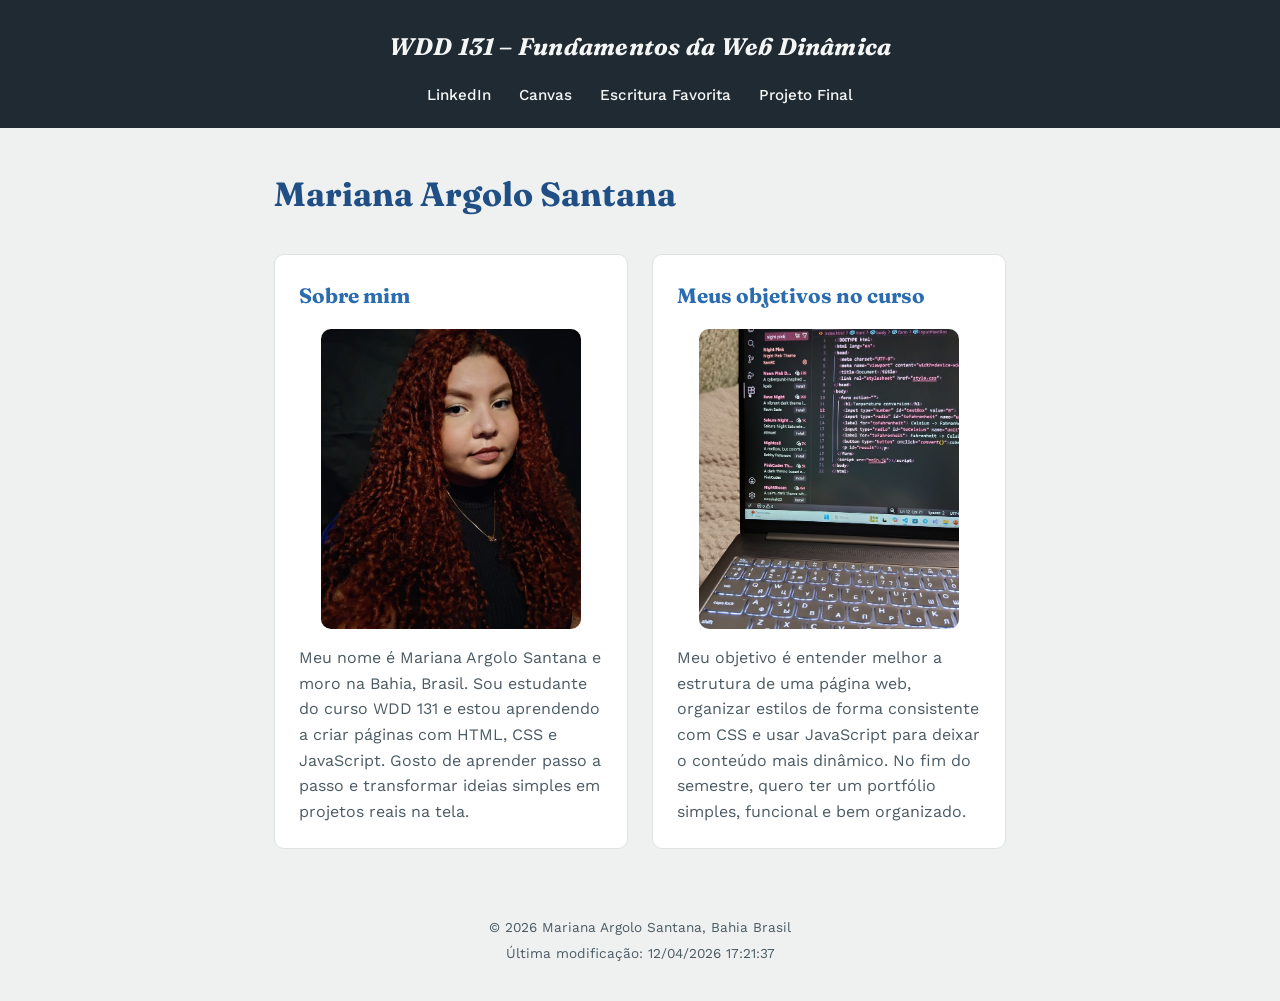
<file: index.html>
<!DOCTYPE html>
<html lang="pt-BR">
<head>
  <meta charset="UTF-8">
  <meta name="viewport" content="width=device-width, initial-scale=1.0">
  <title>WDD 131 – Fundamentos da Web Dinâmica - Mariana Argolo Santana</title>
  <meta name="description" content="WDD 131 – Fundamentos da Web Dinâmica. Página inicial de Mariana Argolo Santana com estudos, objetivos, HTML, CSS e JavaScript.">
  <meta name="author" content="Mariana Argolo Santana">

  <link rel="preconnect" href="https://fonts.googleapis.com">
  <link rel="preconnect" href="https://fonts.gstatic.com" crossorigin>
  <link href="https://fonts.googleapis.com/css2?family=Fraunces:ital,wght@0,600;0,700;1,500&family=Work+Sans:wght@400;500;600&display=swap" rel="stylesheet">

  <link rel="stylesheet" href="estilos/base.css">
  <script src="scripts/obterdatas.js" defer></script>
</head>
<body>

  <header>
    <span id="course-title">WDD 131 – Fundamentos da Web Dinâmica</span>

    <nav>
      <ul>
        <li><a href="https://www.linkedin.com/" target="_blank" rel="noopener">LinkedIn</a></li>
        <li><a href="https://byupw.instructure.com/" target="_blank" rel="noopener">Canvas</a></li>
        <li><a href="https://www.churchofjesuschrist.org/study/scriptures/bofm/2-ne/32?lang=por&id=p7#p7" target="_blank" rel="noopener">Escritura Favorita</a></li>
        <li><a href="#">Projeto Final</a></li>
      </ul>
    </nav>
  </header>

  <main>
    <h1>Mariana Argolo Santana</h1>

    <section class="card">
      <h2>Sobre mim</h2>
      <img src="imagens/perfil.jpg" alt="Foto de perfil de Mariana Argolo Santana" width="300" height="400" loading="lazy">
      <p>
        Meu nome é Mariana Argolo Santana e moro na Bahia, Brasil. Sou estudante
        do curso WDD 131 e estou aprendendo a criar páginas com HTML, CSS e
        JavaScript. Gosto de aprender passo a passo e transformar ideias simples
        em projetos reais na tela.
      </p>
    </section>

    <section class="card">
      <h2>Meus objetivos no curso</h2>
      <img src="imagens/objetivo.jpg" alt="Mesa de estudos com computador, caderno e materiais de programação" width="300" height="400" loading="lazy">
      <p>
        Meu objetivo é entender melhor a estrutura de uma página web, organizar
        estilos de forma consistente com CSS e usar JavaScript para deixar o
        conteúdo mais dinâmico. No fim do semestre, quero ter um portfólio simples,
        funcional e bem organizado.
      </p>
    </section>
  </main>

  <footer>
    <p>&copy; <span id="anoatual"></span> Mariana Argolo Santana, Bahia Brasil</p>
    <p id="ultimaModificacao"></p>
  </footer>

</body>
</html>
</file>
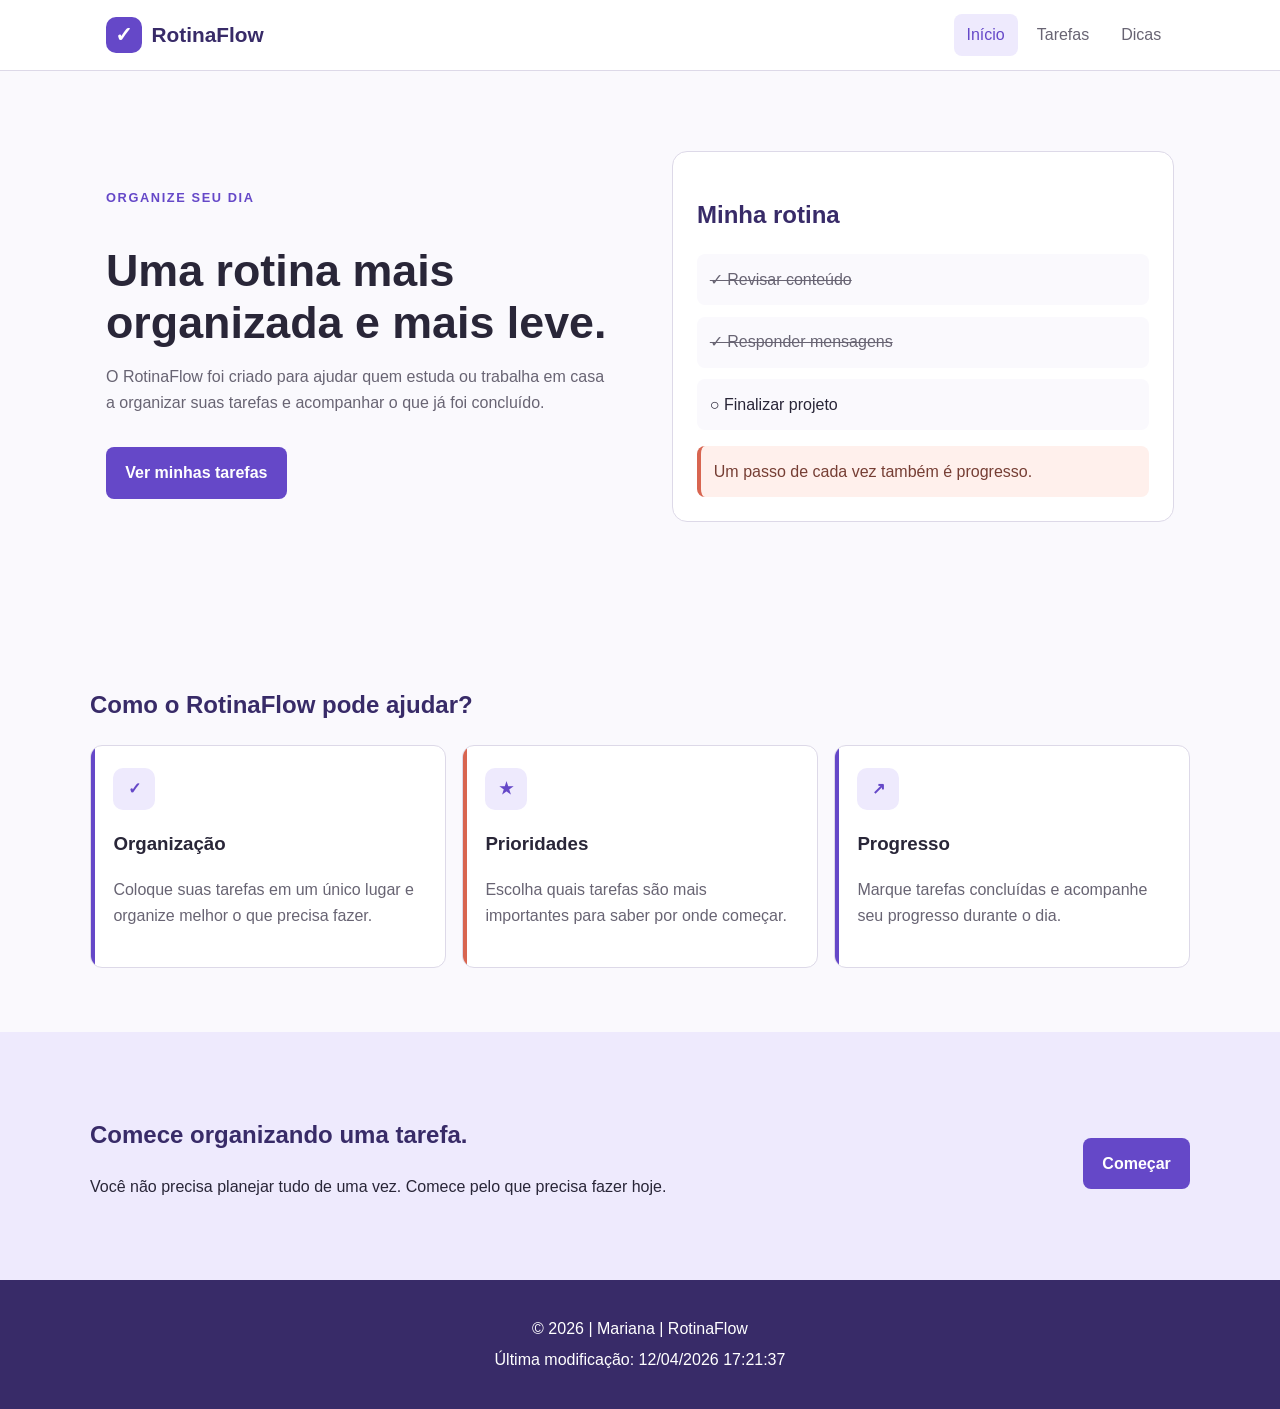
<file: projeto/index.html>
<!DOCTYPE html>
<html lang="pt-BR">

<head>
    <meta charset="UTF-8">
    <meta name="viewport" content="width=device-width, initial-scale=1.0">

    <meta
        name="description"
        content="O RotinaFlow ajuda estudantes e pessoas que trabalham em casa a organizar tarefas e melhorar sua rotina diária."
    >

    <meta name="author" content="Mariana SEU SOBRENOME">

    <title>RotinaFlow | Página Inicial</title>

    <link rel="stylesheet" href="../estilos/rotinaflow.css">
    <script src="../scripts/main.js" defer></script>
</head>

<body>

    <header>
        <div class="topo">

            <a href="index.html" class="logo">
                <span class="logo-simbolo">✓</span>
                <span>RotinaFlow</span>
            </a>

            <button
                id="menu-button"
                type="button"
                aria-label="Abrir menu"
                aria-expanded="false"
            >
                ☰
            </button>

            <nav id="menu">
                <a href="index.html" class="ativo">Início</a>
                <a href="tarefas.html">Tarefas</a>
                <a href="dicas.html">Dicas</a>
            </nav>

        </div>
    </header>

    <main>

        <section class="inicio">

            <div class="inicio-texto">

                <p class="destaque">
                    ORGANIZE SEU DIA
                </p>

                <h1>
                    Uma rotina mais organizada e mais leve.
                </h1>

                <p>
                    O RotinaFlow foi criado para ajudar quem estuda ou
                    trabalha em casa a organizar suas tarefas e acompanhar
                    o que já foi concluído.
                </p>

                <a href="tarefas.html" class="botao">
                    Ver minhas tarefas
                </a>

            </div>

            <div class="resumo">

                <h2>Minha rotina</h2>

                <div class="resumo-item concluido">
                    ✓ Revisar conteúdo
                </div>

                <div class="resumo-item concluido">
                    ✓ Responder mensagens
                </div>

                <div class="resumo-item">
                    ○ Finalizar projeto
                </div>

                <div class="mensagem">
                    Um passo de cada vez também é progresso.
                </div>

            </div>

        </section>

        <section class="secao">

            <div class="conteudo-secao">

                <h2>Como o RotinaFlow pode ajudar?</h2>

                <div class="cards">

                    <article class="card">

                        <div class="icone">✓</div>

                        <h3>Organização</h3>

                        <p>
                            Coloque suas tarefas em um único lugar e
                            organize melhor o que precisa fazer.
                        </p>

                    </article>

                    <article class="card">

                        <div class="icone">★</div>

                        <h3>Prioridades</h3>

                        <p>
                            Escolha quais tarefas são mais importantes
                            para saber por onde começar.
                        </p>

                    </article>

                    <article class="card">

                        <div class="icone">↗</div>

                        <h3>Progresso</h3>

                        <p>
                            Marque tarefas concluídas e acompanhe seu
                            progresso durante o dia.
                        </p>

                    </article>

                </div>

            </div>

        </section>

        <section class="secao secao-clara">

            <div class="chamada">

                <div>
                    <h2>Comece organizando uma tarefa.</h2>

                    <p>
                        Você não precisa planejar tudo de uma vez.
                        Comece pelo que precisa fazer hoje.
                    </p>
                </div>

                <a href="tarefas.html" class="botao">
                    Começar
                </a>

            </div>

        </section>

    </main>

    <footer>

        <p>
            &copy;
            <span class="ano"></span>
            | Mariana | RotinaFlow
        </p>

        <p class="modificacao"></p>

    </footer>

</body>

</html>
</file>
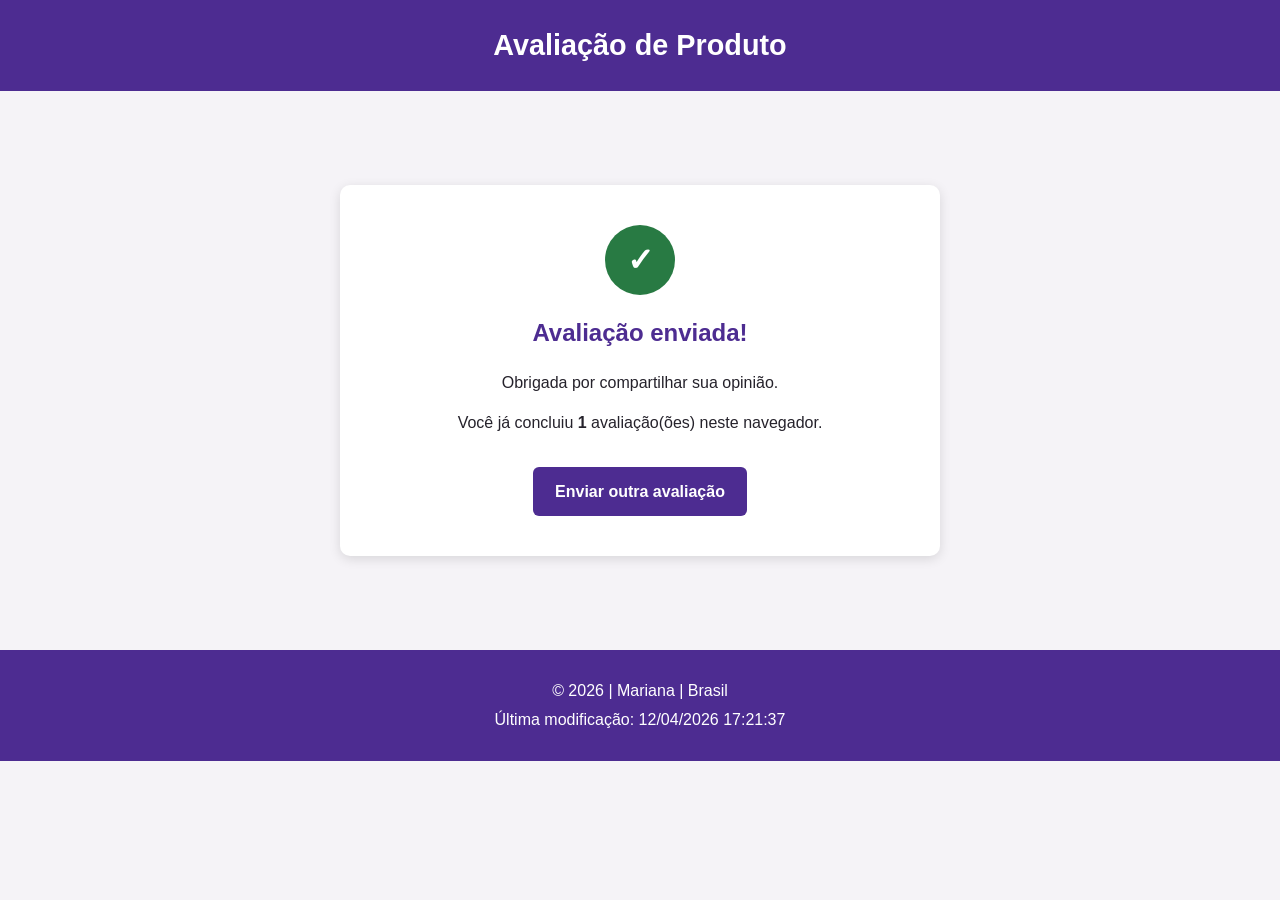
<file: avaliacao.html>
<!DOCTYPE html>
<html lang="pt-BR">

<head>
    <meta charset="UTF-8">
    <meta name="viewport" content="width=device-width, initial-scale=1.0">

    <meta
        name="description"
        content="Página de confirmação do envio da avaliação de produto com contador das avaliações concluídas pelo usuário."
    >

    <meta name="author" content="Mariana">

    <title>Avaliação Enviada</title>

    <link rel="stylesheet" href="estilos/formulario.css">
    <script src="scripts/avaliacao.js" defer></script>
</head>

<body>

    <header>
        <h1>Avaliação de Produto</h1>
    </header>

    <main class="confirmacao">

        <section class="cartao-confirmacao">

            <div class="icone-sucesso" aria-hidden="true">
                ✓
            </div>

            <h2>Avaliação enviada!</h2>

            <p>
                Obrigada por compartilhar sua opinião.
            </p>

            <p>
                Você já concluiu
                <strong id="contador">0</strong>
                avaliação(ões) neste navegador.
            </p>

            <a href="formulario.html" class="botao-voltar">
                Enviar outra avaliação
            </a>

        </section>

    </main>


    <footer>

        <p>
            &copy;
            <span id="anoAtual"></span>
            | Mariana | Brasil
        </p>

        <p id="ultimaModificacao"></p>

    </footer>

</body>
</html>
</file>
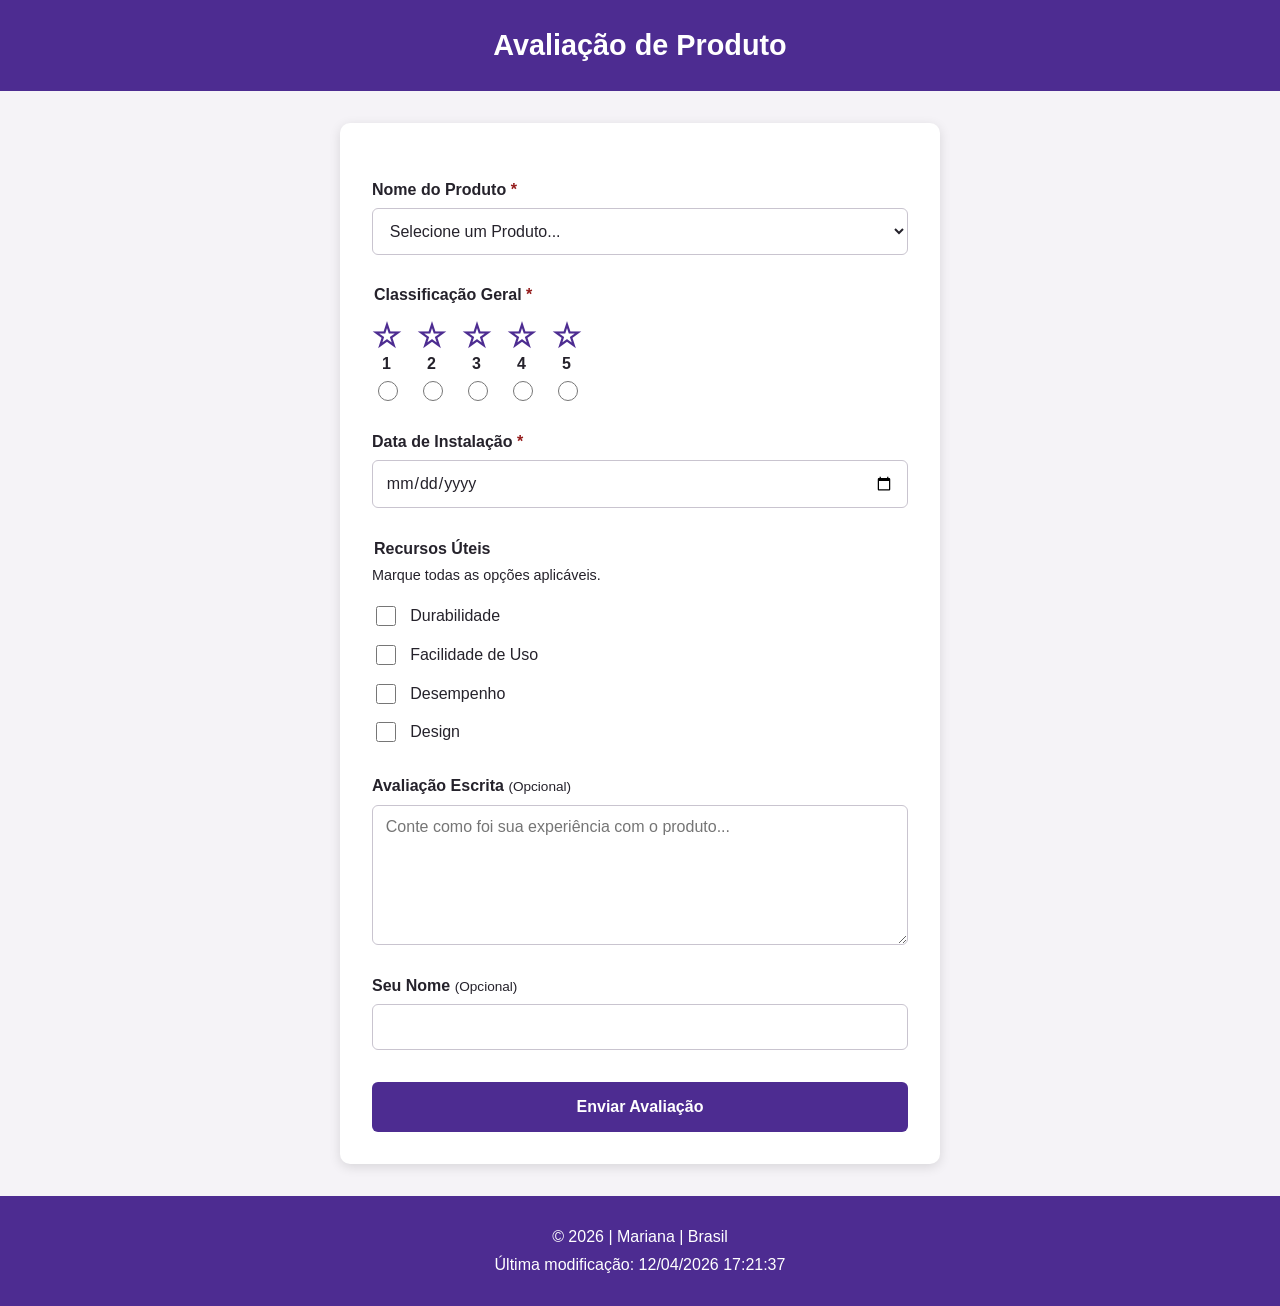
<file: formulario.html>
<!DOCTYPE html>
<html lang="pt-BR">

<head>
    <meta charset="UTF-8">
    <meta name="viewport" content="width=device-width, initial-scale=1.0">

    <meta
    name="description"
    content="Formulário para avaliar produtos, informar classificação, recursos úteis, data de instalação e compartilhar sua experiência."
>
<meta name="author" content="Mariana">

    <title>Avaliação de Produto</title>

    <link rel="stylesheet" href="estilos/formulario.css">
    <script src="scripts/formulario.js" defer></script>
</head>

<body>

    <header>
        <h1>Avaliação de Produto</h1>
    </header>

    <main>

        <form method="get" action="avaliacao.html">

            <!-- PRODUTO -->

            <label for="produto">
                Nome do Produto
                <span class="obrigatorio">*</span>
            </label>

            <select id="produto" name="produto" required>
                <option value="" disabled selected>
                    Selecione um Produto...
                </option>
            </select>


            <!-- CLASSIFICAÇÃO -->

            <fieldset>

                <legend>
                    Classificação Geral
                    <span class="obrigatorio">*</span>
                </legend>

                <div class="classificacao">

                    <label for="estrela1">
                        <span class="estrela">☆</span>
                        <span>1</span>

                        <input
                            type="radio"
                            id="estrela1"
                            name="classificacao"
                            value="1"
                            required
                        >
                    </label>


                    <label for="estrela2">
                        <span class="estrela">☆</span>
                        <span>2</span>

                        <input
                            type="radio"
                            id="estrela2"
                            name="classificacao"
                            value="2"
                            required
                        >
                    </label>


                    <label for="estrela3">
                        <span class="estrela">☆</span>
                        <span>3</span>

                        <input
                            type="radio"
                            id="estrela3"
                            name="classificacao"
                            value="3"
                            required
                        >
                    </label>


                    <label for="estrela4">
                        <span class="estrela">☆</span>
                        <span>4</span>

                        <input
                            type="radio"
                            id="estrela4"
                            name="classificacao"
                            value="4"
                            required
                        >
                    </label>


                    <label for="estrela5">
                        <span class="estrela">☆</span>
                        <span>5</span>

                        <input
                            type="radio"
                            id="estrela5"
                            name="classificacao"
                            value="5"
                            required
                        >
                    </label>

                </div>

            </fieldset>


            <!-- DATA -->

            <label for="data-instalacao">
                Data de Instalação
                <span class="obrigatorio">*</span>
            </label>

            <input
                type="date"
                id="data-instalacao"
                name="data-instalacao"
                required
            >


            <!-- RECURSOS -->

            <fieldset>

                <legend>
                    Recursos Úteis
                </legend>

                <p class="instrucao">
                    Marque todas as opções aplicáveis.
                </p>

                <div class="checkbox-group">

                    <label for="durabilidade">
                        <input
                            type="checkbox"
                            id="durabilidade"
                            name="recursos"
                            value="durabilidade"
                        >
                        Durabilidade
                    </label>


                    <label for="facilidade">
                        <input
                            type="checkbox"
                            id="facilidade"
                            name="recursos"
                            value="facilidade-de-uso"
                        >
                        Facilidade de Uso
                    </label>


                    <label for="desempenho">
                        <input
                            type="checkbox"
                            id="desempenho"
                            name="recursos"
                            value="desempenho"
                        >
                        Desempenho
                    </label>


                    <label for="design">
                        <input
                            type="checkbox"
                            id="design"
                            name="recursos"
                            value="design"
                        >
                        Design
                    </label>

                </div>

            </fieldset>


            <!-- AVALIAÇÃO -->

            <label for="avaliacao-escrita">
                Avaliação Escrita
                <span class="opcional">(Opcional)</span>
            </label>

            <textarea
                id="avaliacao-escrita"
                name="avaliacao-escrita"
                rows="6"
                placeholder="Conte como foi sua experiência com o produto..."
            ></textarea>


            <!-- NOME -->

            <label for="nome">
                Seu Nome
                <span class="opcional">(Opcional)</span>
            </label>

            <input
                type="text"
                id="nome"
                name="nome"
                autocomplete="name"
            >


            <!-- ENVIAR -->

            <input
                type="submit"
                value="Enviar Avaliação"
            >

        </form>

    </main>


    <footer>

        <p>
            &copy;
            <span id="anoAtual"></span>
            | Mariana | Brasil
        </p>

        <p id="ultimaModificacao"></p>

    </footer>

</body>
</html>
</file>
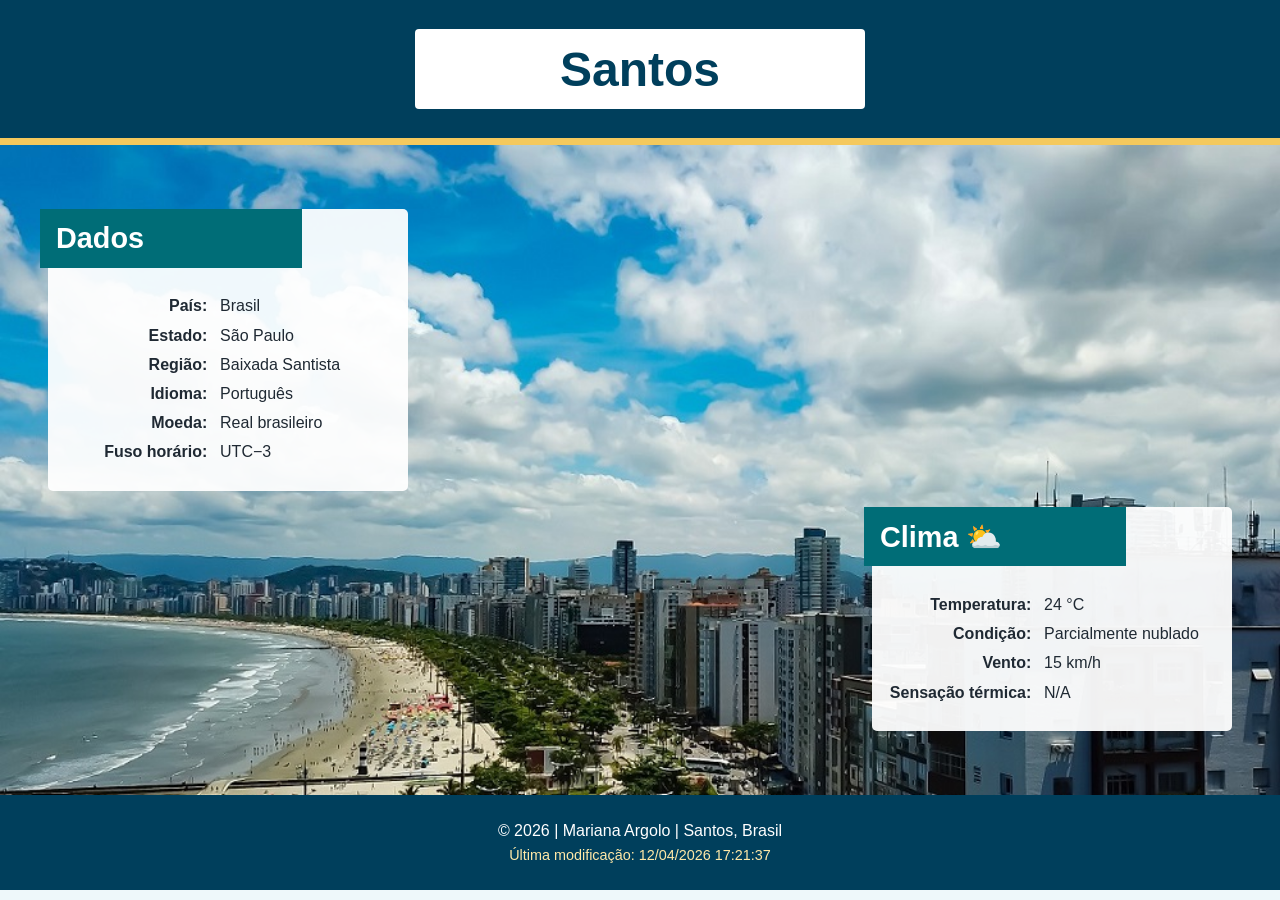
<file: local.html>
<!DOCTYPE html>
<html lang="pt-BR">
<head>
  <meta charset="UTF-8">

  <meta
    name="viewport"
    content="width=device-width, initial-scale=1.0"
  >

  <meta
    name="description"
    content="Página responsiva com informações gerais e climáticas sobre a cidade de Santos, São Paulo."
  >

  <meta name="author" content="Mariana Argolo">

  <title>Santos | Página Local</title>

  <link rel="stylesheet" href="estilos/local.css">

  <script src="scripts/local.js" defer></script>
</head>

<body>
<header>
  <h1>Santos</h1>
</header>

  <main>
    <section class="hero">
      <picture>
        <source
          srcset="imagens/santos-small.webp"
          media="(max-width: 700px)"
        >

        <img
          src="imagens/santos-large.webp"
          alt="Vista da orla e dos jardins da praia de Santos"
          width="1600"
          height="900"
        >
      </picture>

      <div class="information-container">
        <section class="card data-card">
          <h2>Dados</h2>

          <dl class="details">
            <div>
              <dt>País:</dt>
              <dd>Brasil</dd>
            </div>

            <div>
              <dt>Estado:</dt>
              <dd>São Paulo</dd>
            </div>

            <div>
              <dt>Região:</dt>
              <dd>Baixada Santista</dd>
            </div>

            <div>
              <dt>Idioma:</dt>
              <dd>Português</dd>
            </div>

            <div>
              <dt>Moeda:</dt>
              <dd>Real brasileiro</dd>
            </div>

            <div>
              <dt>Fuso horário:</dt>
              <dd>UTC−3</dd>
            </div>
          </dl>
        </section>

        <section class="card weather-card">
          <h2 class="weather-title">Clima</h2>

          <img
            class="weather-icon"
            src="imagens/weather.svg"
            alt="Céu parcialmente nublado"
            width="80"
            height="80"
          >

          <dl class="details">
            <div>
              <dt>Temperatura:</dt>

              <dd>
                <span id="temperature"></span> °C
              </dd>
            </div>

            <div>
              <dt>Condição:</dt>
              <dd>Parcialmente nublado</dd>
            </div>

            <div>
              <dt>Vento:</dt>

              <dd>
                <span id="wind-speed"></span> km/h
              </dd>
            </div>

            <div>
              <dt>Sensação térmica:</dt>
              <dd id="windchill"></dd>
            </div>
          </dl>
        </section>
      </div>
    </section>
  </main>

 <footer>
  <p>
    &copy; <span id="currentyear"></span>
    | Mariana Argolo | Santos, Brasil
  </p>

  <p id="lastModified"></p>
 </footer>
</body>
</html>
</file>
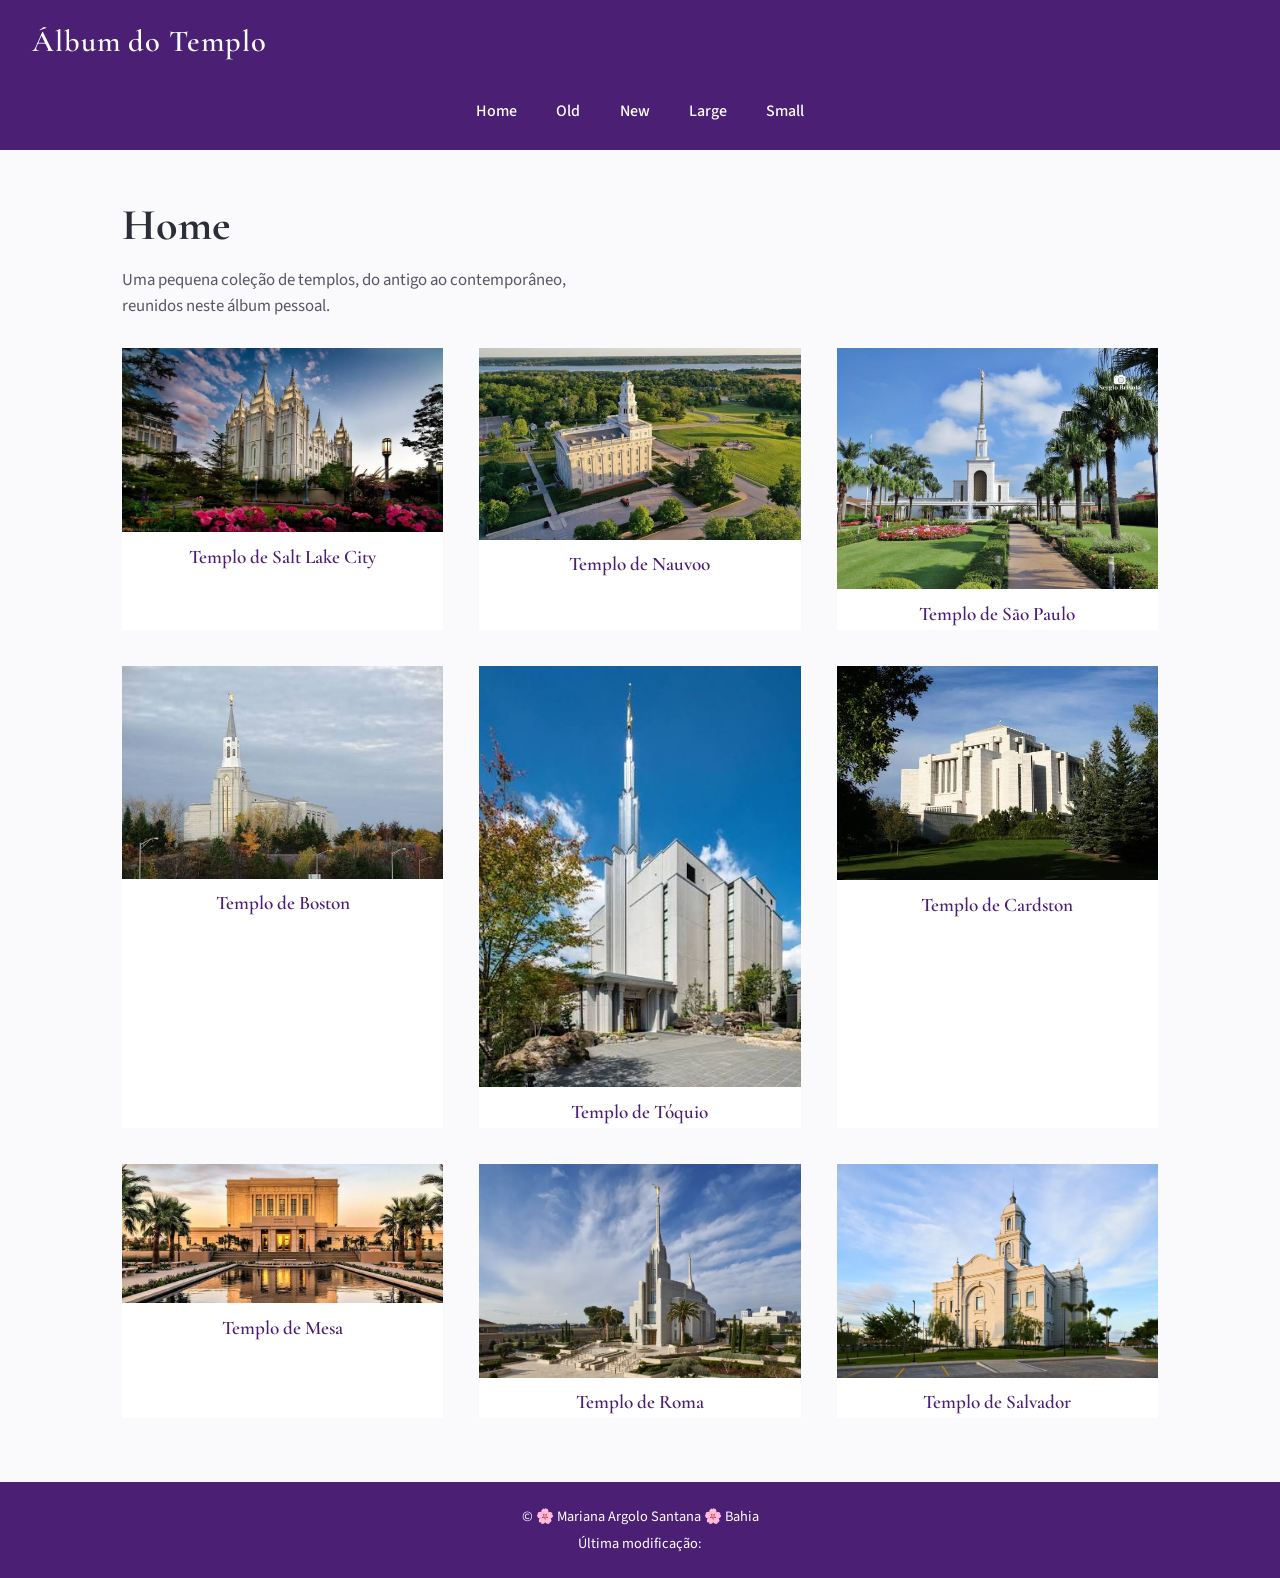
<file: templos.html>
<!DOCTYPE html>
<html lang="pt-br">
<head>
  <meta charset="UTF-8">
  <meta name="viewport" content="width=device-width, initial-scale=1.0">
  <title>Álbum do Templo | WDD 131</title>
  <meta name="description" content="Um álbum fotográfico de templos ao redor do mundo, do clássico ao contemporâneo.">
  <meta name="author" content="Mariana Argolo Santana">

  <!-- Google Fonts -->
  <link rel="preconnect" href="https://fonts.googleapis.com">
  <link rel="preconnect" href="https://fonts.gstatic.com" crossorigin>
  <link href="https://fonts.googleapis.com/css2?family=Cormorant+Garamond:wght@500;600;700&family=Source+Sans+3:wght@400;500;600&display=swap" rel="stylesheet">

  <!-- CSS mobile-first, depois estilos para telas maiores -->
  <link rel="stylesheet" href="estilos/templos.css">
  <link rel="stylesheet" href="estilos/templos-grande.css">

  <script src="scripts/templos.js" defer></script>
</head>
<body>

  <header>
    <div class="header-bar">
      <p class="site-title">Álbum do Templo</p>
      <button id="menu-toggle" class="menu-toggle" aria-label="Abrir menu de navegação" aria-expanded="false">
        <span class="menu-icon" aria-hidden="true"></span>
      </button>
    </div>
    <nav id="primary-nav">
      <ul>
        <li><a href="index.html">Home</a></li>
        <li><a href="#antigo">Old</a></li>
        <li><a href="#novo">New</a></li>
        <li><a href="#grande">Large</a></li>
        <li><a href="#pequeno">Small</a></li>
      </ul>
    </nav>
  </header>

  <main>
    <h1>Home</h1>
    <p class="intro">Uma pequena coleção de templos, do antigo ao contemporâneo, reunidos neste álbum pessoal.</p>

    <div class="container">

      <figure>
        <img src="imagens/saltlakecitytemple.jpg" alt="Templo de Salt Lake City" loading="lazy">
        <figcaption>Templo de Salt Lake City</figcaption>
      </figure>

      <figure>
        <img src="imagens/nauvootemple.jpg" alt="Templo de Nauvoo" loading="lazy">
        <figcaption>Templo de Nauvoo</figcaption>
      </figure>

      <figure>
        <img src="imagens/sptemple.jpg" alt="Templo de São Paulo" loading="lazy">
        <figcaption>Templo de São Paulo</figcaption>
      </figure>

      <figure>
        <img src="imagens/bostontemple.jpg" alt="Templo de Boston" loading="lazy">
        <figcaption>Templo de Boston</figcaption>
      </figure>

      <figure>
        <img src="imagens/toquiotemple.jpg" alt="Templo de Tóquio" loading="lazy">
        <figcaption>Templo de Tóquio</figcaption>
      </figure>

      <figure>
        <img src="imagens/templecardston.jpg" alt="Templo de Cardston" loading="lazy">
        <figcaption>Templo de Cardston</figcaption>
      </figure>

      <figure>
        <img src="imagens/templemesa.jpg" alt="Templo de Mesa" loading="lazy">
        <figcaption>Templo de Mesa</figcaption>
      </figure>

      <figure>
        <img src="imagens/rometemple.jpg" alt="Templo de Roma" loading="lazy">
        <figcaption>Templo de Roma</figcaption>
      </figure>

      <figure>
        <img src="imagens/salvadortemple.jpg" alt="Templo de Salvador" loading="lazy">
        <figcaption>Templo de Salvador</figcaption>
      </figure>

    </div>
  </main>

  <footer>
    <p>&copy; <span id="currentyear"></span> 🌸 Mariana Argolo Santana 🌸 Bahia</p>
    <p>Última modificação: <span id="lastModified"></span></p>
  </footer>

</body>
</html>
</file>
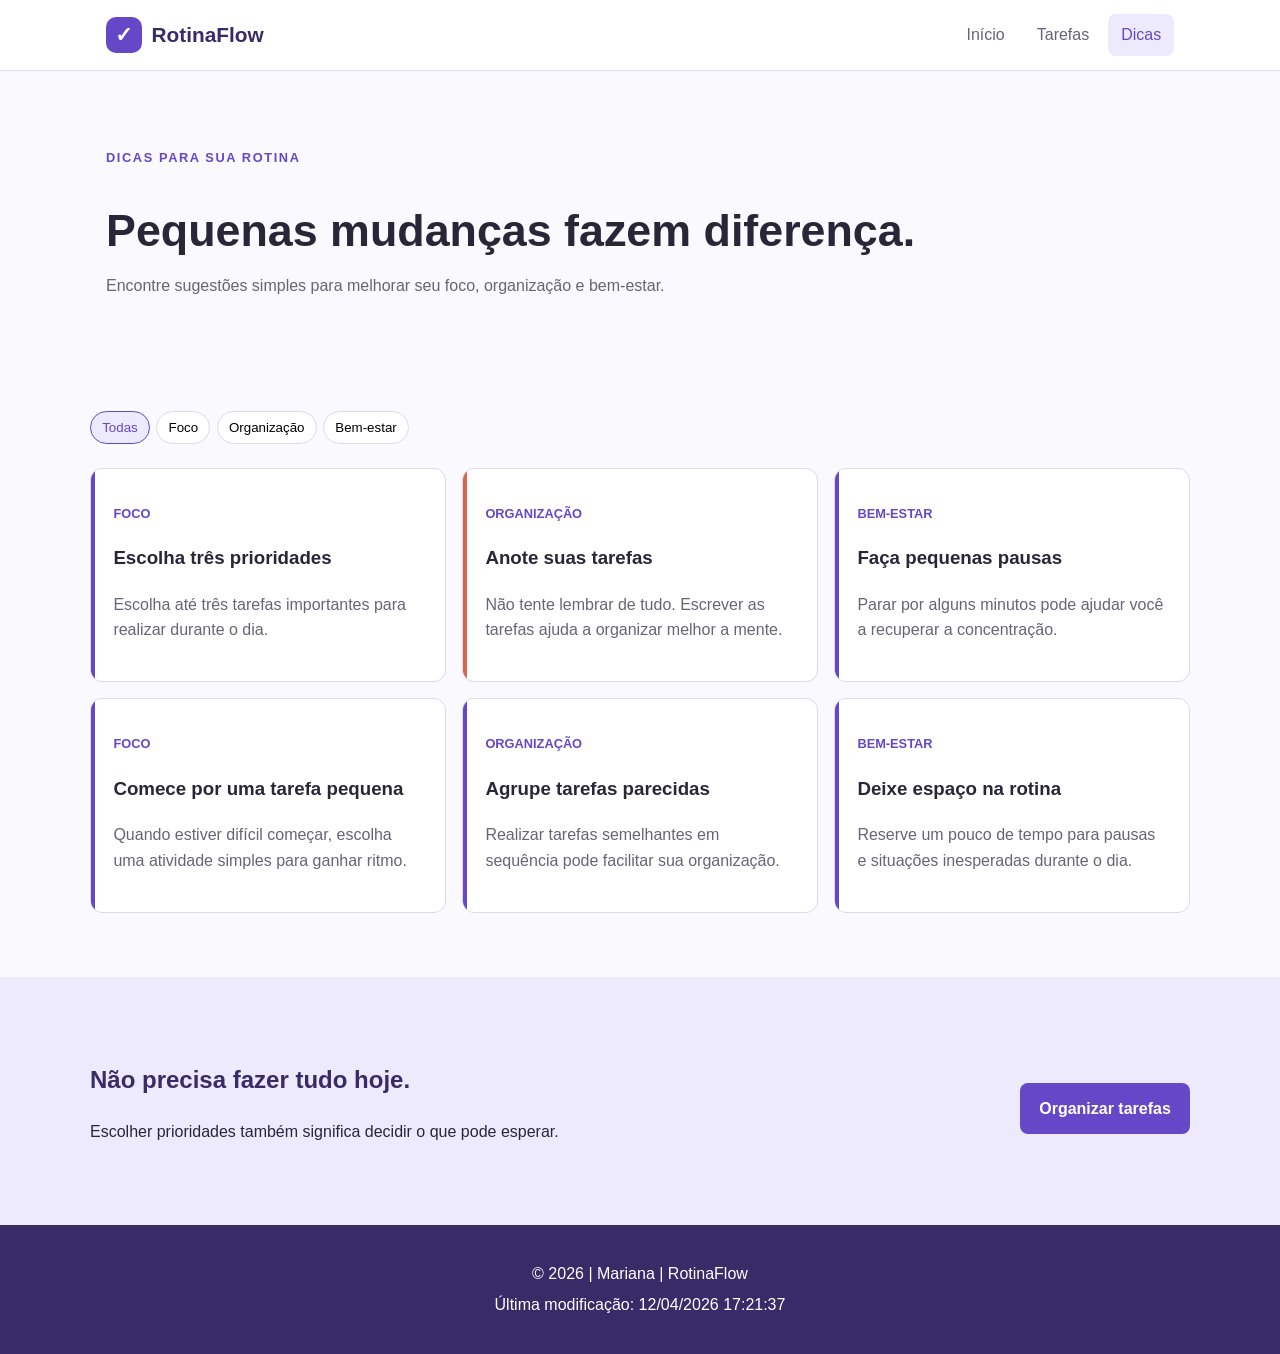
<file: projeto/dicas.html>
<!DOCTYPE html>
<html lang="pt-BR">

<head>
    <meta charset="UTF-8">
    <meta name="viewport" content="width=device-width, initial-scale=1.0">

    <meta
        name="description"
        content="Veja dicas simples de foco, organização e bem-estar para melhorar sua rotina diária com a ajuda do RotinaFlow."
    >

    <meta name="author" content="Mariana SEU SOBRENOME">

    <title>Dicas | RotinaFlow</title>

    <link rel="stylesheet" href="../estilos/rotinaflow.css">

    <script src="../scripts/main.js" defer></script>
    <script src="../scripts/dicas.js" defer></script>
</head>

<body>

    <header>

        <div class="topo">

            <a href="index.html" class="logo">
                <span class="logo-simbolo">✓</span>
                <span>RotinaFlow</span>
            </a>

            <button
                id="menu-button"
                type="button"
                aria-label="Abrir menu"
                aria-expanded="false"
            >
                ☰
            </button>

            <nav id="menu">
                <a href="index.html">Início</a>
                <a href="tarefas.html">Tarefas</a>
                <a href="dicas.html" class="ativo">Dicas</a>
            </nav>

        </div>

    </header>

    <main>

        <section class="titulo-pagina">

            <p class="destaque">
                DICAS PARA SUA ROTINA
            </p>

            <h1>
                Pequenas mudanças fazem diferença.
            </h1>

            <p>
                Encontre sugestões simples para melhorar
                seu foco, organização e bem-estar.
            </p>

        </section>

        <section class="secao">

            <div class="conteudo-secao">

                <div class="filtros filtros-dicas">

                    <button
                        type="button"
                        class="filtro filtro-dica ativo-filtro"
                        data-categoria="Todas"
                    >
                        Todas
                    </button>

                    <button
                        type="button"
                        class="filtro filtro-dica"
                        data-categoria="Foco"
                    >
                        Foco
                    </button>

                    <button
                        type="button"
                        class="filtro filtro-dica"
                        data-categoria="Organização"
                    >
                        Organização
                    </button>

                    <button
                        type="button"
                        class="filtro filtro-dica"
                        data-categoria="Bem-estar"
                    >
                        Bem-estar
                    </button>

                </div>

                <div
                    id="lista-dicas"
                    class="cards"
                    aria-live="polite"
                ></div>

            </div>

        </section>

        <section class="secao secao-clara">

            <div class="chamada">

                <div>
                    <h2>
                        Não precisa fazer tudo hoje.
                    </h2>

                    <p>
                        Escolher prioridades também significa
                        decidir o que pode esperar.
                    </p>
                </div>

                <a href="tarefas.html" class="botao">
                    Organizar tarefas
                </a>

            </div>

        </section>

    </main>

    <footer>

        <p>
            &copy;
            <span class="ano"></span>
            | Mariana | RotinaFlow
        </p>

        <p class="modificacao"></p>

    </footer>

</body>

</html>
</file>
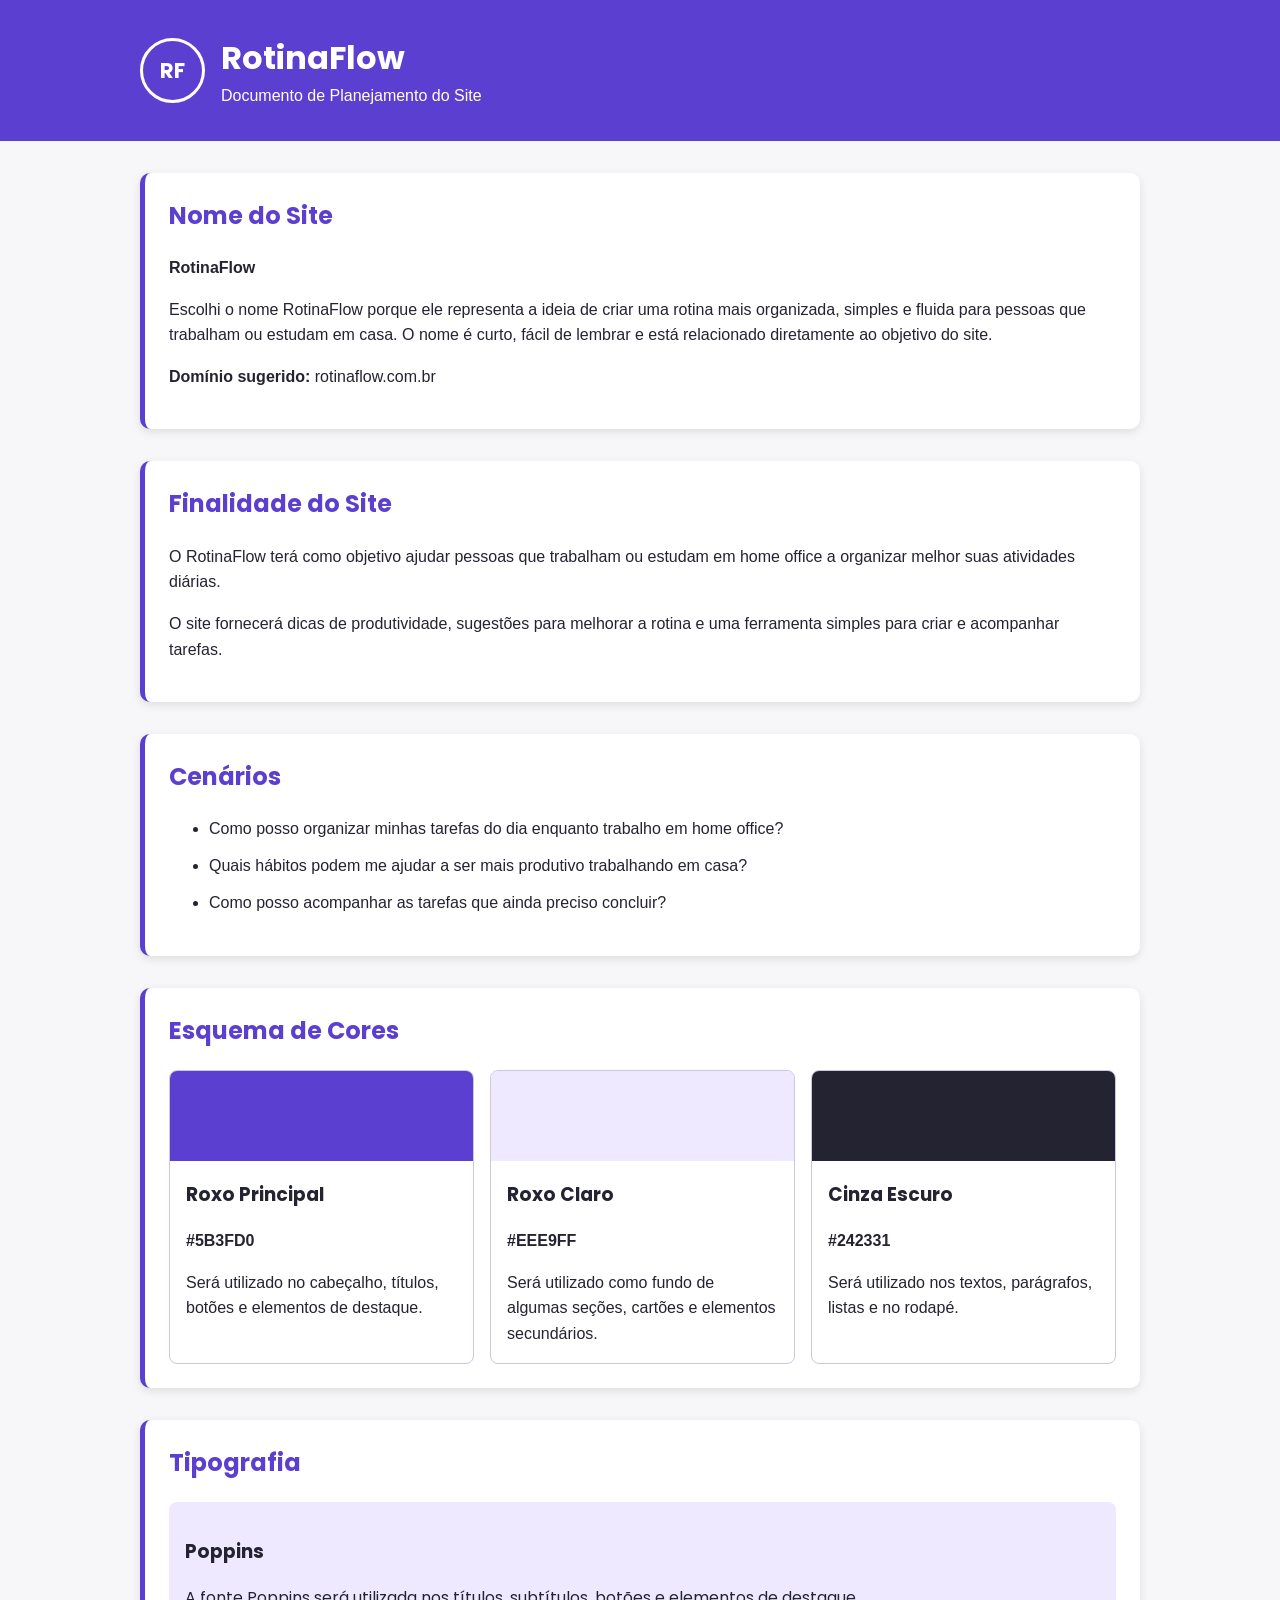
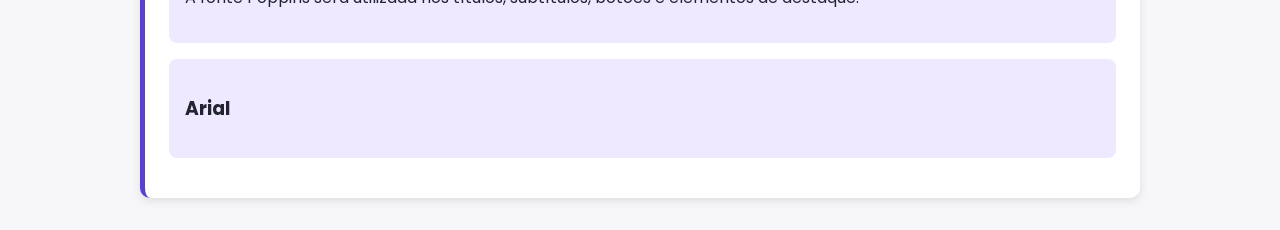
<file: projeto/planejamentodosite.html>
<!DOCTYPE html>
<html lang="pt-BR">
<head>
    <meta charset="UTF-8">
    <meta name="viewport" content="width=device-width, initial-scale=1.0">
    <meta
        name="description"
        content="Documento de planejamento do site RotinaFlow para o projeto WDD131."
    >
    <meta name="author" content="Mariana">

    <title>Planejamento do Site | RotinaFlow</title>

    <link rel="preconnect" href="https://fonts.googleapis.com">
    <link rel="preconnect" href="https://fonts.gstatic.com" crossorigin>
    <link
        href="https://fonts.googleapis.com/css2?family=Poppins:wght@500;600;700&display=swap"
        rel="stylesheet"
    >

    <link rel="stylesheet" href="../estilos/planejamentodosite.css">
</head>

<body>

    <header>
        <div class="cabecalho">
            <div class="logo">RF</div>

            <div>
                <h1>RotinaFlow</h1>
                <p>Documento de Planejamento do Site</p>
            </div>
        </div>
    </header>

    <main>

        <section>
            <h2>Nome do Site</h2>

            <p><strong>RotinaFlow</strong></p>

            <p>
                Escolhi o nome RotinaFlow porque ele representa a ideia de criar
                uma rotina mais organizada, simples e fluida para pessoas que
                trabalham ou estudam em casa. O nome é curto, fácil de lembrar
                e está relacionado diretamente ao objetivo do site.
            </p>

            <p>
                <strong>Domínio sugerido:</strong>
                rotinaflow.com.br
            </p>
        </section>


        <section>
            <h2>Finalidade do Site</h2>

            <p>
                O RotinaFlow terá como objetivo ajudar pessoas que trabalham
                ou estudam em home office a organizar melhor suas atividades
                diárias.
            </p>

            <p>
                O site fornecerá dicas de produtividade, sugestões para
                melhorar a rotina e uma ferramenta simples para criar e
                acompanhar tarefas.
            </p>
        </section>


        <section>
            <h2>Cenários</h2>

            <ul>
                <li>
                    Como posso organizar minhas tarefas do dia enquanto
                    trabalho em home office?
                </li>

                <li>
                    Quais hábitos podem me ajudar a ser mais produtivo
                    trabalhando em casa?
                </li>

                <li>
                    Como posso acompanhar as tarefas que ainda preciso concluir?
                </li>
            </ul>
        </section>


        <section>
            <h2>Esquema de Cores</h2>

            <div class="cores">

                <article class="cor-card">
                    <div class="amostra roxo"></div>

                    <h3>Roxo Principal</h3>

                    <p><strong>#5B3FD0</strong></p>

                    <p>
                        Será utilizado no cabeçalho, títulos, botões
                        e elementos de destaque.
                    </p>
                </article>


                <article class="cor-card">
                    <div class="amostra roxo-claro"></div>

                    <h3>Roxo Claro</h3>

                    <p><strong>#EEE9FF</strong></p>

                    <p>
                        Será utilizado como fundo de algumas seções,
                        cartões e elementos secundários.
                    </p>
                </article>


                <article class="cor-card">
                    <div class="amostra cinza"></div>

                    <h3>Cinza Escuro</h3>

                    <p><strong>#242331</strong></p>

                    <p>
                        Será utilizado nos textos, parágrafos,
                        listas e no rodapé.
                    </p>
                </article>

            </div>
        </section>


        <section>
            <h2>Tipografia</h2>

            <div class="fonte-titulo">
                <h3>Poppins</h3>

                <p>
                    A fonte Poppins será utilizada nos títulos,
                    subtítulos, botões e elementos de destaque.
                </p>
            </div>


            <div class="fonte-texto">
                <h3>Arial
</file>
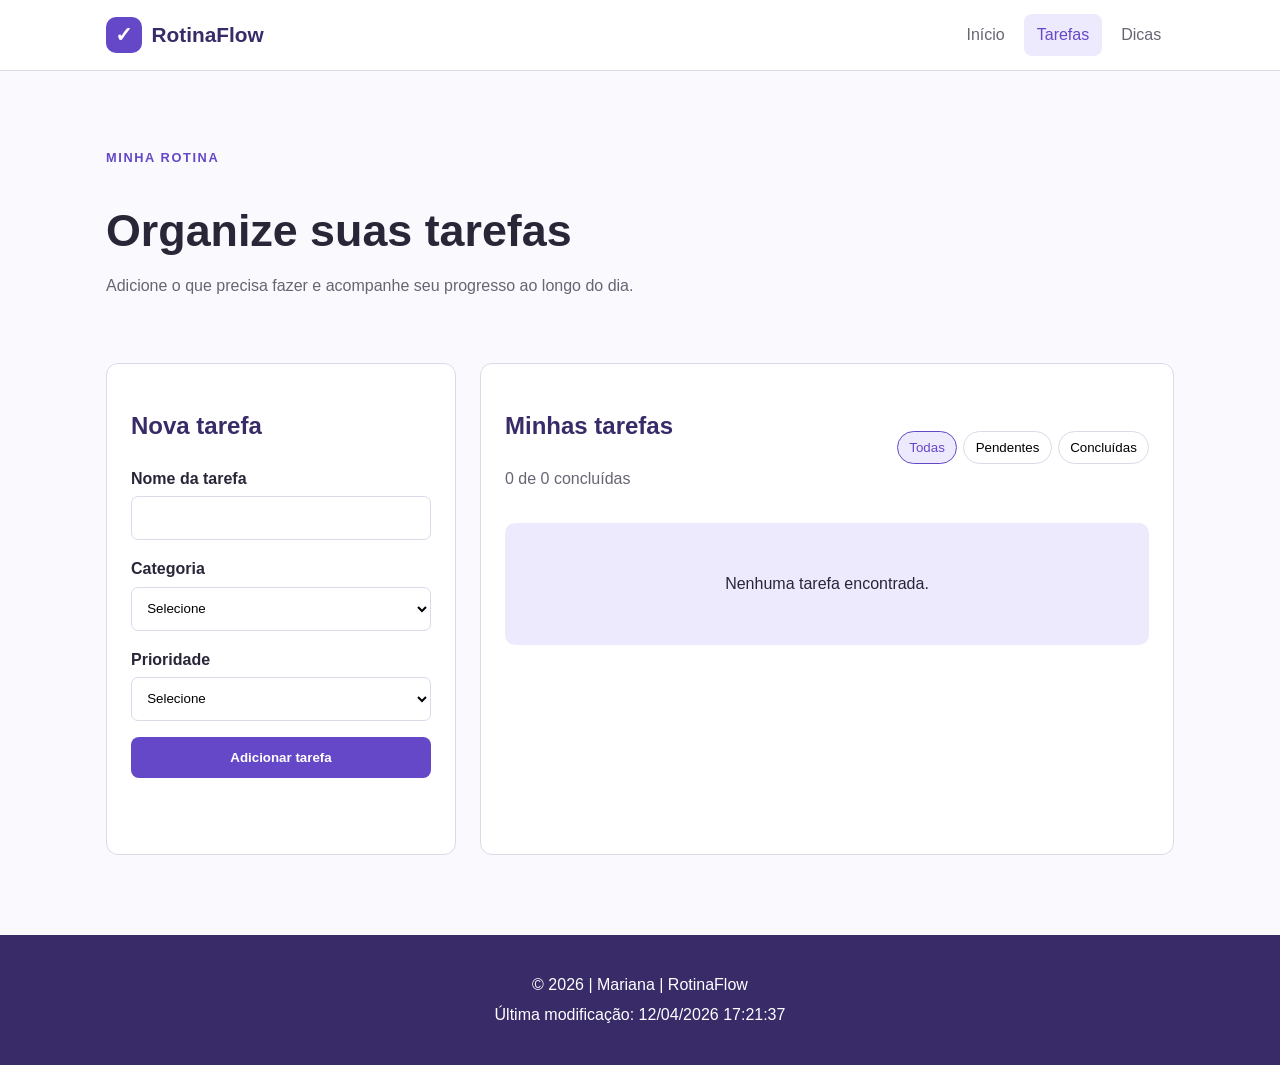
<file: projeto/tarefas.html>
<!DOCTYPE html>
<html lang="pt-BR">

<head>
    <meta charset="UTF-8">
    <meta name="viewport" content="width=device-width, initial-scale=1.0">

    <meta
        name="description"
        content="Organize suas tarefas no RotinaFlow, escolha categorias e prioridades e acompanhe as atividades concluídas durante o dia."
    >

    <meta name="author" content="Mariana SEU SOBRENOME">

    <title>Minhas Tarefas | RotinaFlow</title>

    <link rel="stylesheet" href="../estilos/rotinaflow.css">

    <script src="../scripts/main.js" defer></script>
    <script src="../scripts/tarefas.js" defer></script>
</head>

<body>

    <header>

        <div class="topo">

            <a href="index.html" class="logo">
                <span class="logo-simbolo">✓</span>
                <span>RotinaFlow</span>
            </a>

            <button
                id="menu-button"
                type="button"
                aria-label="Abrir menu"
                aria-expanded="false"
            >
                ☰
            </button>

            <nav id="menu">
                <a href="index.html">Início</a>
                <a href="tarefas.html" class="ativo">Tarefas</a>
                <a href="dicas.html">Dicas</a>
            </nav>

        </div>

    </header>

    <main>

        <section class="titulo-pagina">

            <p class="destaque">
                MINHA ROTINA
            </p>

            <h1>
                Organize suas tarefas
            </h1>

            <p>
                Adicione o que precisa fazer e acompanhe
                seu progresso ao longo do dia.
            </p>

        </section>

        <section class="area-tarefas">

            <div class="formulario-card">

                <h2>Nova tarefa</h2>

                <form id="form-tarefa">

                    <label for="titulo">
                        Nome da tarefa
                    </label>

                    <input
                        type="text"
                        id="titulo"
                        name="titulo"
                        maxlength="60"
                        required
                    >

                    <label for="categoria">
                        Categoria
                    </label>

                    <select
                        id="categoria"
                        name="categoria"
                        required
                    >
                        <option value="" disabled selected>
                            Selecione
                        </option>

                        <option value="Estudos">
                            Estudos
                        </option>

                        <option value="Trabalho">
                            Trabalho
                        </option>

                        <option value="Pessoal">
                            Pessoal
                        </option>

                        <option value="Casa">
                            Casa
                        </option>
                    </select>

                    <label for="prioridade">
                        Prioridade
                    </label>

                    <select
                        id="prioridade"
                        name="prioridade"
                        required
                    >
                        <option value="" disabled selected>
                            Selecione
                        </option>

                        <option value="Alta">
                            Alta
                        </option>

                        <option value="Média">
                            Média
                        </option>

                        <option value="Baixa">
                            Baixa
                        </option>
                    </select>

                    <button type="submit" class="botao botao-formulario">
                        Adicionar tarefa
                    </button>

                </form>

                <p
                    id="mensagem-formulario"
                    class="mensagem-formulario"
                    aria-live="polite"
                ></p>

            </div>

            <div class="lista-card">

                <div class="lista-topo">

                    <div>
                        <h2>Minhas tarefas</h2>

                        <p id="contador">
                            0 de 0 concluídas
                        </p>
                    </div>

                    <div class="filtros">

                        <button
                            type="button"
                            class="filtro ativo-filtro"
                            data-filtro="todas"
                        >
                            Todas
                        </button>

                        <button
                            type="button"
                            class="filtro"
                            data-filtro="pendentes"
                        >
                            Pendentes
                        </button>

                        <button
                            type="button"
                            class="filtro"
                            data-filtro="concluidas"
                        >
                            Concluídas
                        </button>

                    </div>

                </div>

                <div
                    id="lista-tarefas"
                    aria-live="polite"
                ></div>

            </div>

        </section>

    </main>

    <footer>

        <p>
            &copy;
            <span class="ano"></span>
            | Mariana | RotinaFlow
        </p>

        <p class="modificacao"></p>

    </footer>

</body>

</html>
</file>
<file: estilos/base.css>
/* ==========================================================================
   base.css — WDD 131 Página Inicial
   ========================================================================== */

:root {
  --cor-fundo: #EEF1F0;
  --cor-texto: #1F2A33;
  --cor-texto-suave: #4B5A63;
  --cor-primaria: #2B6CB0;
  --cor-primaria-escura: #204F85;
  --cor-acento: #C08B33;
  --cor-cartao: #FFFFFF;
  --cor-borda: #DDE3E2;

  --fonte-titulo: "Fraunces", Georgia, serif;
  --fonte-corpo: "Work Sans", "Segoe UI", sans-serif;

  --largura-conteudo: 780px;
}

* {
  box-sizing: border-box;
}

html {
  scroll-behavior: smooth;
}

body {
  margin: 0;
  font-family: var(--fonte-corpo);
  color: var(--cor-texto);
  background-color: var(--cor-fundo);
  line-height: 1.6;
}

/* ---------- Cabeçalho ---------- */

header {
  background-color: var(--cor-texto);
  color: #F4F6F5;
  padding: 1.75rem 1.5rem 1.25rem;
}

#course-title {
  display: block;
  text-align: center;
  font-family: var(--fonte-titulo);
  font-weight: 700;
  font-style: italic;
  font-size: 1.5rem;
  letter-spacing: 0.01em;
  margin: 0 0 1rem;
  color: #F4F6F5;
}

header nav ul {
  list-style: none;
  display: flex;
  flex-wrap: wrap;
  justify-content: center;
  gap: 1.75rem;
  margin: 0;
  padding: 0;
}

header nav a {
  position: relative;
  color: #F4F6F5;
  text-decoration: none;
  font-weight: 500;
  font-size: 0.95rem;
  padding-bottom: 0.3rem;
}

header nav a::after {
  content: "";
  position: absolute;
  left: 50%;
  right: 50%;
  bottom: 0;
  height: 2px;
  background-color: var(--cor-acento);
  transition: left 0.25s ease, right 0.25s ease;
}

header nav a:hover::after,
header nav a:focus-visible::after {
  left: 0;
  right: 0;
}

header nav a:focus-visible {
  outline: 2px solid var(--cor-acento);
  outline-offset: 3px;
}

/* ---------- Conteúdo principal ---------- */

main {
  max-width: var(--largura-conteudo);
  margin: 2.5rem auto;
  padding: 0 1.5rem;
  display: grid;
  grid-template-columns: 1fr;
  gap: 1.5rem;
}

main > h1 {
  grid-column: 1 / -1;
  font-family: var(--fonte-titulo);
  font-size: 2.1rem;
  margin: 0 0 0.5rem;
  color: var(--cor-primaria-escura);
}

.card {
  background-color: var(--cor-cartao);
  border: 1px solid var(--cor-borda);
  border-radius: 10px;
  padding: 1.5rem;
}

.card h2 {
  font-family: var(--fonte-titulo);
  font-size: 1.3rem;
  color: var(--cor-primaria);
  margin-top: 0;
}

.card img {
  display: block;
  width: 100%;
  max-width: 260px;
  height: 300px;
  object-fit: cover;
  border-radius: 10px;
  margin: 0.75rem auto 1rem;
}

.card p {
  color: var(--cor-texto-suave);
  margin: 0;
}

@media (min-width: 640px) {
  main {
    grid-template-columns: 1fr 1fr;
  }
}

/* ---------- Rodapé ---------- */

footer {
  text-align: center;
  padding: 1.5rem 1rem 2rem;
  color: var(--cor-texto-suave);
  font-size: 0.85rem;
}

footer p {
  margin: 0.25rem 0;
}
</file>
<file: estilos/rotinaflow.css>
* {
    box-sizing: border-box;
}


:root {
    --roxo: #6548c8;
    --roxo-escuro: #382b68;
    --lilas: #eeeafd;
    --coral: #d86550;

    --texto: #292638;
    --cinza: #686473;

    --fundo: #faf9fd;
    --branco: #ffffff;
    --borda: #ddd9e8;
}


body {
    margin: 0;

    background-color: var(--fundo);

    color: var(--texto);

    font-family: Arial, Helvetica, sans-serif;

    line-height: 1.6;
}


h1,
h2,
h3,
.logo {
    font-family:
        "Trebuchet MS",
        Arial,
        sans-serif;
}


h1 {
    margin-bottom: 1rem;

    font-size: 2.8rem;

    line-height: 1.15;
}


h2 {
    color: var(--roxo-escuro);
}


a {
    color: inherit;
}


/* CABEÇALHO */

header {
    position: relative;

    border-bottom:
        1px solid var(--borda);

    background-color: var(--branco);
}


.topo {
    display: flex;

    max-width: 1100px;

    min-height: 70px;

    margin: auto;

    padding:
        0
        1rem;

    align-items: center;

    justify-content: space-between;
}


.logo {
    display: flex;

    align-items: center;

    gap: 0.6rem;

    color: var(--roxo-escuro);

    font-size: 1.3rem;

    font-weight: bold;

    text-decoration: none;
}


.logo-simbolo {
    display: grid;

    width: 36px;
    height: 36px;

    place-items: center;

    border-radius: 10px;

    background-color: var(--roxo);

    color: var(--branco);
}


nav {
    display: flex;

    gap: 0.4rem;
}


nav a {
    padding:
        0.5rem
        0.8rem;

    border-radius: 8px;

    color: var(--cinza);

    text-decoration: none;
}


nav a:hover,
nav .ativo {
    background-color: var(--lilas);

    color: var(--roxo);
}


#menu-button {
    display: none;

    border: none;

    background-color: transparent;

    color: var(--roxo-escuro);

    font-size: 1.5rem;

    cursor: pointer;
}


/* PÁGINA INICIAL */

.inicio {
    display: grid;

    max-width: 1100px;

    margin: auto;

    padding:
        5rem
        1rem;

    grid-template-columns:
        1fr
        1fr;

    gap: 4rem;

    align-items: center;
}


.inicio-texto p {
    max-width: 600px;

    color: var(--cinza);
}


.destaque {
    color: var(--roxo) !important;

    font-size: 0.8rem;

    font-weight: bold;

    letter-spacing: 0.1rem;
}


.botao {
    display: inline-block;

    margin-top: 1rem;

    padding:
        0.8rem
        1.2rem;

    border: none;

    border-radius: 8px;

    background-color: var(--roxo);

    color: var(--branco);

    font-weight: bold;

    text-decoration: none;

    cursor: pointer;

    transition:
        background-color 0.2s,
        transform 0.2s;
}


.botao:hover {
    background-color:
        var(--roxo-escuro);

    transform:
        translateY(-2px);
}


.resumo {
    padding: 1.5rem;

    border:
        1px solid var(--borda);

    border-radius: 15px;

    background-color: var(--branco);
}


.resumo-item {
    margin-top: 0.7rem;

    padding: 0.8rem;

    border-radius: 8px;

    background-color: var(--fundo);
}


.concluido {
    color: var(--cinza);

    text-decoration: line-through;
}


.mensagem {
    margin-top: 1rem;

    padding: 0.8rem;

    border-left:
        4px solid var(--coral);

    border-radius: 8px;

    background-color: #fff0ec;

    color: #763e34;
}


/* SEÇÕES */

.secao {
    padding:
        4rem
        1rem;
}


.conteudo-secao {
    max-width: 1100px;

    margin: auto;
}


.secao-clara {
    background-color: var(--lilas);
}


.cards {
    display: grid;

    grid-template-columns:
        repeat(3, 1fr);

    gap: 1rem;
}


.card,
.formulario-card,
.lista-card {
    border:
        1px solid var(--borda);

    border-radius: 12px;

    background-color: var(--branco);
}


.card {
    position: relative;

    overflow: hidden;

    padding: 1.4rem;
}


.card::before {
    position: absolute;

    top: 0;
    left: 0;

    width: 4px;
    height: 100%;

    background-color: var(--roxo);

    content: "";
}


.card:nth-child(2)::before {
    background-color: var(--coral);
}


.card p {
    color: var(--cinza);
}


.icone {
    display: grid;

    width: 42px;
    height: 42px;

    margin-bottom: 1rem;

    place-items: center;

    border-radius: 10px;

    background-color: var(--lilas);

    color: var(--roxo);

    font-weight: bold;
}


.chamada {
    display: flex;

    max-width: 1100px;

    margin: auto;

    align-items: center;

    justify-content: space-between;

    gap: 2rem;
}


/* TÍTULO DAS PÁGINAS */

.titulo-pagina {
    max-width: 1100px;

    margin: auto;

    padding:
        4rem
        1rem
        2rem;
}


.titulo-pagina p {
    color: var(--cinza);
}


/* TAREFAS */

.area-tarefas {
    display: grid;

    max-width: 1100px;

    margin: auto;

    padding:
        1rem
        1rem
        5rem;

    grid-template-columns:
        350px
        1fr;

    gap: 1.5rem;
}


.formulario-card,
.lista-card {
    padding: 1.5rem;
}


form label {
    display: block;

    margin-top: 1rem;

    margin-bottom: 0.3rem;

    font-weight: bold;
}


form input,
form select {
    width: 100%;

    min-height: 44px;

    padding: 0.7rem;

    border:
        1px solid var(--borda);

    border-radius: 7px;

    background-color: var(--branco);
}


form input:focus,
form select:focus {
    border-color: var(--roxo);

    outline:
        2px solid var(--lilas);
}


.botao-formulario {
    width: 100%;
}


.mensagem-formulario {
    min-height: 1.5rem;

    color: #287046;

    font-size: 0.9rem;
}


/* LISTA DE TAREFAS */

.lista-topo {
    display: flex;

    justify-content: space-between;

    gap: 1rem;

    align-items: center;
}


.lista-topo p {
    color: var(--cinza);
}


.filtros {
    display: flex;

    gap: 0.4rem;

    flex-wrap: wrap;
}


.filtro {
    padding:
        0.5rem
        0.7rem;

    border:
        1px solid var(--borda);

    border-radius: 20px;

    background-color: var(--branco);

    cursor: pointer;
}


.filtro:hover,
.ativo-filtro {
    border-color: var(--roxo);

    background-color: var(--lilas);

    color: var(--roxo);
}


.tarefa {
    display: grid;

    margin-top: 0.7rem;

    padding: 0.8rem;

    grid-template-columns:
        auto
        1fr
        auto;

    gap: 0.8rem;

    align-items: center;

    border:
        1px solid var(--borda);

    border-radius: 10px;

    transition:
        background-color 0.2s;
}


.tarefa:hover {
    background-color: var(--fundo);
}


.tarefa h3 {
    margin:
        0
        0
        0.2rem;
}


.tarefa p {
    margin: 0;

    color: var(--cinza);

    font-size: 0.85rem;
}


.tarefa-concluida {
    border-left:
        4px solid var(--roxo);
}


.tarefa-concluida h3 {
    color: var(--cinza);

    text-decoration: line-through;
}


.botao-check {
    border: none;

    background-color: transparent;

    color: var(--roxo);

    font-size: 1.3rem;

    cursor: pointer;
}


.botao-excluir {
    padding: 0.4rem;

    border: none;

    background-color: transparent;

    color: #873c31;

    cursor: pointer;
}


.lista-vazia {
    margin-top: 1rem;

    padding: 2rem;

    border-radius: 10px;

    background-color: var(--lilas);

    text-align: center;
}


/* DICAS */

.filtros-dicas {
    margin-bottom: 1.5rem;
}


.categoria {
    margin-bottom: 0.4rem;

    color: var(--roxo) !important;

    font-size: 0.8rem;

    font-weight: bold;

    text-transform: uppercase;
}


/* RODAPÉ */

footer {
    padding:
        2rem
        1rem;

    background-color: var(--roxo-escuro);

    color: var(--branco);

    text-align: center;
}


footer p {
    margin: 0.3rem;
}


/* TABLET */

@media (max-width: 800px) {

    .inicio,
    .area-tarefas {
        grid-template-columns: 1fr;
    }


    .cards {
        grid-template-columns:
            repeat(2, 1fr);
    }


    .inicio {
        gap: 2rem;
    }

}


/* CELULAR */

@media (max-width: 600px) {

    h1 {
        font-size: 2.2rem;
    }


    #menu-button {
        display: block;
    }


    nav {
        position: absolute;

        top: 70px;

        right: 1rem;
        left: 1rem;

        display: none;

        padding: 1rem;

        flex-direction: column;

        border:
            1px solid var(--borda);

        border-radius: 10px;

        background-color: var(--branco);

        z-index: 10;
    }


    nav.menu-aberto {
        display: flex;
    }


    .cards {
        grid-template-columns: 1fr;
    }


    .chamada,
    .lista-topo {
        align-items: flex-start;

        flex-direction: column;
    }


    .inicio {
        padding-top: 3rem;
    }


    .tarefa {
        grid-template-columns:
            auto
            1fr;
    }


    .botao-excluir {
        grid-column: 2;
    }

}
</file>
<file: estilos/formulario.css>
* {
    box-sizing: border-box;
}

:root {
    --roxo: #4d2c91;
    --roxo-claro: #eee7fa;
    --roxo-hover: #371d70;
    --texto: #25222b;
    --branco: #ffffff;
    --cinza-claro: #f5f3f7;
    --borda: #c9c4cf;
    --vermelho: #941b1b;
    --verde: #287a43;
}

body {
    margin: 0;
    background-color: var(--cinza-claro);
    color: var(--texto);
    font-family: Arial, Helvetica, sans-serif;
    line-height: 1.5;
}


/* CABEÇALHO */

header {
    padding: 1.5rem;
    background-color: var(--roxo);
    color: var(--branco);
    text-align: center;
}

h1 {
    margin: 0;
    font-size: 1.8rem;
}


/* CONTEÚDO PRINCIPAL */

main {
    width: min(100% - 2rem, 600px);
    margin: 2rem auto;
}


/* FORMULÁRIO */

form {
    padding: 2rem;
    border-radius: 10px;
    background-color: var(--branco);
    box-shadow: 0 3px 12px rgb(0 0 0 / 12%);
}

label,
legend {
    font-weight: 700;
}

label {
    display: block;
    margin-top: 1.4rem;
}


/* CAMPOS */

select,
input[type="date"],
input[type="text"],
textarea {
    width: 100%;
    min-height: 44px;
    margin-top: 0.4rem;
    padding: 0.8rem;
    border: 1px solid var(--borda);
    border-radius: 6px;
    background-color: var(--branco);
    color: var(--texto);
    font-family: Arial, Helvetica, sans-serif;
    font-size: 1rem;
}

textarea {
    min-height: 140px;
    resize: vertical;
}

select:focus,
input:focus,
textarea:focus {
    border-color: var(--roxo);
    outline: 3px solid var(--roxo-claro);
}


/* CAMPOS OBRIGATÓRIOS */

.obrigatorio {
    color: var(--vermelho);
}

.opcional {
    font-size: 0.85rem;
    font-weight: 400;
}

.instrucao {
    margin: 0.3rem 0 1rem;
    font-size: 0.9rem;
}


/* FIELDSET */

fieldset {
    margin: 1.8rem 0;
    padding: 0;
    border: 0;
}


/* CLASSIFICAÇÃO */

.classificacao {
    display: flex;
    gap: 1rem;
    margin-top: 0.8rem;
    flex-wrap: wrap;
}

.classificacao label {
    display: flex;
    margin: 0;
    flex-direction: column;
    align-items: center;
    cursor: pointer;
}

.estrela {
    color: var(--roxo);
    font-size: 2rem;
    line-height: 1;
}

.classificacao input {
    width: 20px;
    height: 20px;
    margin-top: 0.3rem;
    cursor: pointer;
}


/* CHECKBOX */

.checkbox-group {
    display: grid;
    gap: 0.8rem;
}

.checkbox-group label {
    display: flex;
    margin: 0;
    align-items: center;
    gap: 0.7rem;
    font-weight: 400;
    cursor: pointer;
}

.checkbox-group input {
    width: 20px;
    height: 20px;
}


/* BOTÃO DE ENVIO */

input[type="submit"] {
    width: 100%;
    min-height: 50px;
    margin-top: 2rem;
    padding: 0.8rem;
    border: 0;
    border-radius: 6px;
    background-color: var(--roxo);
    color: var(--branco);
    font-size: 1rem;
    font-weight: 700;
    cursor: pointer;
}

input[type="submit"]:hover {
    background-color: var(--roxo-hover);
}

input[type="submit"]:focus {
    outline: 3px solid var(--roxo-claro);
}


/* PÁGINA DE CONFIRMAÇÃO */

.confirmacao {
    min-height: 55vh;
    display: grid;
    place-items: center;
}

.cartao-confirmacao {
    width: 100%;
    padding: 2.5rem 1.5rem;
    border-radius: 10px;
    background-color: var(--branco);
    box-shadow: 0 3px 12px rgb(0 0 0 / 12%);
    text-align: center;
}

.cartao-confirmacao h2 {
    color: var(--roxo);
}

.icone-sucesso {
    display: flex;
    width: 70px;
    height: 70px;
    margin: 0 auto 1rem;
    align-items: center;
    justify-content: center;
    border-radius: 50%;
    background-color: var(--verde);
    color: var(--branco);
    font-size: 2rem;
    font-weight: 700;
}

.botao-voltar {
    display: inline-block;
    margin-top: 1rem;
    padding: 0.8rem 1.4rem;
    border-radius: 6px;
    background-color: var(--roxo);
    color: var(--branco);
    font-weight: 700;
    text-decoration: none;
}

.botao-voltar:hover {
    background-color: var(--roxo-hover);
}

.botao-voltar:focus {
    outline: 3px solid var(--roxo-claro);
}


/* RODAPÉ */

footer {
    padding: 1.5rem;
    background-color: var(--roxo);
    color: var(--branco);
    text-align: center;
}

footer p {
    margin: 0.3rem;
}


/* RESPONSIVIDADE */

@media (max-width: 500px) {

    form {
        padding: 1.2rem;
    }

    h1 {
        font-size: 1.5rem;
    }

    .classificacao {
        justify-content: space-between;
        gap: 0.4rem;
    }

    .estrela {
        font-size: 1.7rem;
    }
}
</file>
<file: estilos/local.css>
:root {
  --primary-color: #003f5c;
  --secondary-color: #f4c95d;
  --accent-color: #006d77;
  --background-color: #eef8fa;
  --card-color: #ffffff;
  --text-color: #1f2933;
  --light-text: #ffffff;
  --border-color: #c8dce0;
  --footer-detail: #ffe9a8;
  --shadow: 0 4px 16px #00000040;
}

* {
  box-sizing: border-box;
}

body {
  margin: 0;
  background-color: var(--background-color);
  color: var(--text-color);
  font-family: Arial, Helvetica, sans-serif;
}

header {
  padding: 1.5rem 1rem;
  background-color: var(--primary-color);
  border-bottom: 7px solid var(--secondary-color);
}

h1 {
  max-width: 350px;
  margin: 0 auto;
  padding: 0.8rem 1rem;
  background-color: var(--card-color);
  color: var(--primary-color);
  text-align: center;
  font-size: 2.3rem;
  border-radius: 4px;
}

main {
  width: 100%;
}

/* Imagem responsiva */

.hero picture {
  display: block;
}

.hero picture img {
  display: block;
  width: 100%;
  height: 420px;
  object-fit: cover;
}

/* Cartões */

.information-container {
  display: grid;
  grid-template-columns: 1fr;
  gap: 1rem;
  padding: 1rem;
}

.card {
  padding: 1.5rem 1rem;
  background-color: var(--card-color);
  border: 1px solid var(--border-color);
  border-radius: 5px;
}

.card h2 {
  margin: 0 0 1.2rem;
  color: var(--primary-color);
  text-align: center;
  font-size: 1.8rem;
}

/* Informações */

.details {
  max-width: 360px;
  margin: 0 auto;
}

.details div {
  display: grid;
  grid-template-columns: 1fr 1.2fr;
  gap: 0.8rem;
  padding: 0.35rem 0;
}

.details dt {
  font-weight: bold;
  text-align: right;
}

.details dd {
  margin: 0;
  text-align: left;
}

/* Ícone do clima no celular */

.weather-icon {
  display: block;
  width: 80px;
  height: 80px;
  margin: 0 auto 1rem;
}

/* Rodapé */

footer {
  padding: 1.3rem 1rem;
  background-color: var(--primary-color);
  color: var(--light-text);
  text-align: center;
}

footer p {
  margin: 0.4rem 0;
}

#lastModified {
  color: var(--footer-detail);
  font-size: 0.9rem;
}

/* Visualização para computador */

@media screen and (min-width: 800px) {
  header {
    padding: 1.8rem;
  }

  h1 {
    max-width: 450px;
    font-size: 3rem;
  }

  .hero {
    position: relative;
    min-height: 650px;
  }

  .hero picture img {
    width: 100%;
    height: 650px;
    object-fit: cover;
  }

  .information-container {
    position: absolute;
    inset: 0;

    display: grid;
    grid-template-columns:
      minmax(280px, 360px)
      1fr
      minmax(280px, 360px);

    align-items: start;
    padding: 3rem;
  }

  .card {
    background-color: #fffffff0;
    border: none;
    box-shadow: var(--card-shadow);
  }

  .data-card {
    grid-column: 1;
    margin-top: 1rem;
  }

  .weather-card {
    grid-column: 3;
    align-self: end;
    margin-bottom: 1rem;
  }

  .card h2 {
    width: 80%;
    margin: -1.5rem 0 1.5rem -1.5rem;
    padding: 0.8rem 1rem;
    background-color: var(--accent-color);
    color: var(--light-text);
    text-align: left;
  }

  /* Pseudoelemento exigido na atividade */

  .weather-title::after {
    content: " ⛅";
  }

  /* O SVG aparece somente no celular */

  .weather-icon {
    display: none;
  }
}
</file>
<file: estilos/templos.css>
/* ==========================================================
   Álbum do Templo — templos.css (mobile-first)
   ========================================================== */

:root {
  --purple: #4B1F73;
  --purple-light: #F4A6C6;
  --ink: #2B2E36;
  --slate: #5A5566;
  --white: #FFFFFF;
  --cream: #FAF9FC;

  --font-display: "Cormorant Garamond", serif;
  --font-body: "Source Sans 3", sans-serif;
}

* {
  box-sizing: border-box;
}

.visually-hidden {
  position: absolute;
  width: 1px;
  height: 1px;
  padding: 0;
  margin: -1px;
  overflow: hidden;
  clip: rect(0, 0, 0, 0);
  white-space: nowrap;
  border: 0;
}

html {
  scroll-behavior: smooth;
}

body {
  margin: 0;
  background-color: var(--cream);
  color: var(--ink);
  font-family: var(--font-body);
  line-height: 1.6;
}

a {
  color: inherit;
}

img {
  max-width: 100%;
  display: block;
}

/* ---------------- Header ---------------- */

header {
  background-color: var(--purple);
  color: var(--white);
}

.header-bar {
  display: flex;
  align-items: center;
  justify-content: space-between;
  padding: 0.9rem 1.25rem;
}

.site-title {
  margin: 0;
  font-family: var(--font-display);
  font-weight: 600;
  font-size: 1.6rem;
  letter-spacing: 0.03em;
}

/* Hamburger button — mobile only, hidden on larger screens via templos-grande.css */
.menu-toggle {
  background: none;
  border: none;
  width: 42px;
  height: 38px;
  display: flex;
  align-items: center;
  justify-content: center;
  cursor: pointer;
  position: relative;
}

.menu-icon,
.menu-icon::before,
.menu-icon::after {
  content: "";
  display: block;
  width: 26px;
  height: 3px;
  background-color: var(--white);
  position: relative;
  transition: transform 0.2s ease, opacity 0.2s ease, background-color 0.2s ease;
}

.menu-icon::before {
  position: absolute;
  top: -7px;
}

.menu-icon::after {
  position: absolute;
  top: 7px;
}

/* Turn the icon into an "X" when menu is open */
.menu-toggle[aria-expanded="true"] .menu-icon {
  background-color: transparent;
}

.menu-toggle[aria-expanded="true"] .menu-icon::before {
  top: 0;
  transform: rotate(45deg);
  background-color: var(--white);
}

.menu-toggle[aria-expanded="true"] .menu-icon::after {
  top: 0;
  transform: rotate(-45deg);
  background-color: var(--white);
}

nav {
  max-height: 0;
  overflow: hidden;
  transition: max-height 0.25s ease;
}

nav.open {
  max-height: 300px;
}

nav ul {
  list-style: none;
  margin: 0;
  padding: 0.25rem 1.25rem 1rem;
  display: flex;
  flex-direction: column;
  gap: 0.6rem;
}

nav a {
  display: block;
  text-decoration: none;
  color: var(--white);
  font-weight: 500;
  padding: 0.35rem 0.1rem;
  border-bottom: 2px solid transparent;
  transition: border-color 0.2s ease, color 0.2s ease;
}

nav a:hover,
nav a:focus-visible {
  color: var(--purple-light);
  border-bottom-color: var(--purple-light);
}

/* ---------------- Main ---------------- */

main {
  padding: 1.75rem 1.25rem 3rem;
}

h1 {
  font-family: var(--font-display);
  font-weight: 700;
  font-size: 2.1rem;
  margin: 0 0 0.4rem;
  color: var(--ink);
}

.intro {
  margin: 0 0 1.75rem;
  color: var(--slate);
  max-width: 60ch;
}

.container {
  display: grid;
  grid-template-columns: 1fr;
  gap: 1.75rem;
}

figure {
  margin: 0;
  background-color: var(--white);
}

figure img {
  width: 100%;
  height: auto;
}

figcaption {
  font-family: var(--font-display);
  font-size: 1.2rem;
  font-weight: 600;
  text-align: center;
  padding: 0.6rem 0.5rem 0;
  color: var(--purple);
}

/* ---------------- Footer ---------------- */

footer {
  background-color: var(--purple);
  color: var(--white);
  text-align: center;
  padding: 1.25rem;
  font-size: 0.9rem;
}

footer p {
  margin: 0.2rem 0;
}
</file>
<file: estilos/templos-grande.css>
/* ==========================================================
   Álbum do Templo — templos-grande.css
   Estilos para visualizações maiores (tablet / desktop)
   ========================================================== */

@media screen and (min-width: 700px) {

  .header-bar {
    padding: 1.1rem 2rem;
  }

  .site-title {
    font-size: 1.9rem;
  }

  /* Hamburger only shows on mobile */
  .menu-toggle {
    display: none;
  }

  nav {
    max-height: none;
    overflow: visible;
  }

  nav ul {
    flex-direction: row;
    justify-content: center;
    gap: 2.25rem;
    padding: 0.6rem 2rem 1.1rem;
  }

  main {
    max-width: 1100px;
    margin: 0 auto;
    padding: 2.5rem 2rem 4rem;
  }

  h1 {
    font-size: 2.75rem;
  }

  .intro {
    font-size: 1.05rem;
  }

  .container {
    grid-template-columns: repeat(auto-fit, minmax(280px, 1fr));
    gap: 2.25rem;
  }
}

@media screen and (min-width: 1000px) {
  .container {
    grid-template-columns: repeat(3, 1fr);
  }
}
</file>
<file: estilos/planejamentodosite.css>
* {
    box-sizing: border-box;
}

:root {
    --roxo: #5b3fd0;
    --roxo-claro: #eee9ff;
    --cinza-escuro: #242331;
    --branco: #ffffff;
    --cinza-claro: #f7f7fa;
    --borda: #cbc7dd;
}

body {
    margin: 0;
    background-color: var(--cinza-claro);
    color: var(--cinza-escuro);
    font-family: Arial, Helvetica, sans-serif;
    line-height: 1.6;
}


/* CABEÇALHO */

header {
    background-color: var(--roxo);
    color: var(--branco);
    padding: 2rem 1rem;
}

.cabecalho {
    display: flex;
    align-items: center;
    gap: 1rem;
    width: min(100% - 2rem, 1000px);
    margin: 0 auto;
}

.logo {
    display: flex;
    width: 65px;
    height: 65px;
    align-items: center;
    justify-content: center;
    border: 3px solid var(--branco);
    border-radius: 50%;
    font-family: "Poppins", sans-serif;
    font-size: 1.3rem;
    font-weight: 700;
}

header h1 {
    margin: 0;
}

header p {
    margin: 0;
}


/* TIPOGRAFIA */

h1,
h2,
h3 {
    font-family: "Poppins", sans-serif;
}

h2 {
    color: var(--roxo);
}


/* CONTEÚDO */

main {
    width: min(100% - 2rem, 1000px);
    margin: 2rem auto;
}

section {
    margin-bottom: 2rem;
    padding: 1.5rem;
    border-left: 5px solid var(--roxo);
    border-radius: 10px;
    background-color: var(--branco);
    box-shadow: 0 3px 10px rgb(0 0 0 / 10%);
}

section h2 {
    margin-top: 0;
}

li {
    margin-bottom: 0.7rem;
}


/* CORES */

.cores {
    display: grid;
    grid-template-columns: repeat(auto-fit, minmax(200px, 1fr));
    gap: 1rem;
}

.cor-card {
    overflow: hidden;
    border: 1px solid var(--borda);
    border-radius: 8px;
    background-color: var(--branco);
}

.cor-card h3,
.cor-card p {
    padding-right: 1rem;
    padding-left: 1rem;
}

.amostra {
    height: 90px;
}

.roxo {
    background-color: var(--roxo);
}

.roxo-claro {
    background-color: var(--roxo-claro);
}

.cinza {
    background-color: var(--cinza-escuro);
}


/* FONTES */

.fonte-titulo,
.fonte-texto {
    margin-bottom: 1rem;
    padding: 1rem;
    border-radius: 8px;
    background-color: var(--roxo-claro);
}

.fonte-titulo {
    font-family: "Poppins", sans-serif;
}

.fonte-texto {
    font-family: Arial, Helvetica, sans-serif;
}


/* WIREFRAMES */

.wireframes {
    display: grid;
    gap: 2rem;
    align-items: start;
}

.wireframe {
    padding: 0.8rem;
    border: 3px solid var(--cinza-escuro);
    background-color: var(--roxo-claro);
}

.mobile {
    width: min(100%, 320px);
    margin: 0 auto;
}

.desktop {
    width: 100%;
}

.wire-box {
    display: flex;
    min-height: 70px;
    margin-bottom: 0.8rem;
    padding: 0.8rem;
    align-items: center;
    justify-content: center;
    border: 2px dashed var(--roxo);
    background-color: var(--branco);
    font-family: "Poppins", sans-serif;
    text-align: center;
}

.hero-mobile {
    min-height: 190px;
    flex-direction: column;
    gap: 1rem;
}

.botao-wire {
    padding: 0.5rem 1rem;
    border-radius: 5px;
    background-color: var(--roxo);
    color: var(--branco);
}

.hero-desktop {
    display: grid;
    grid-template-columns: 3fr 2fr;
    gap: 0.8rem;
}

.hero-conteudo,
.hero-imagem {
    min-height: 190px;
}

.hero-conteudo {
    flex-direction: column;
    gap: 1rem;
}

.cards-desktop {
    display: grid;
    grid-template-columns: repeat(3, 1fr);
    gap: 0.8rem;
}


/* RODAPÉ */

footer {
    padding: 1.5rem;
    background-color: var(--cinza-escuro);
    color: var(--branco);
    text-align: center;
}

footer p {
    margin: 0;
}


/* RESPONSIVIDADE */

@media (min-width: 800px) {
    .wireframes {
        grid-template-columns: 340px 1fr;
    }
}

@media (max-width: 600px) {
    .hero-desktop,
    .cards-desktop {
        grid-template-columns: 1fr;
    }

    header h1 {
        font-size: 1.6rem;
    }

    section {
        padding: 1rem;
    }
}
</file>
